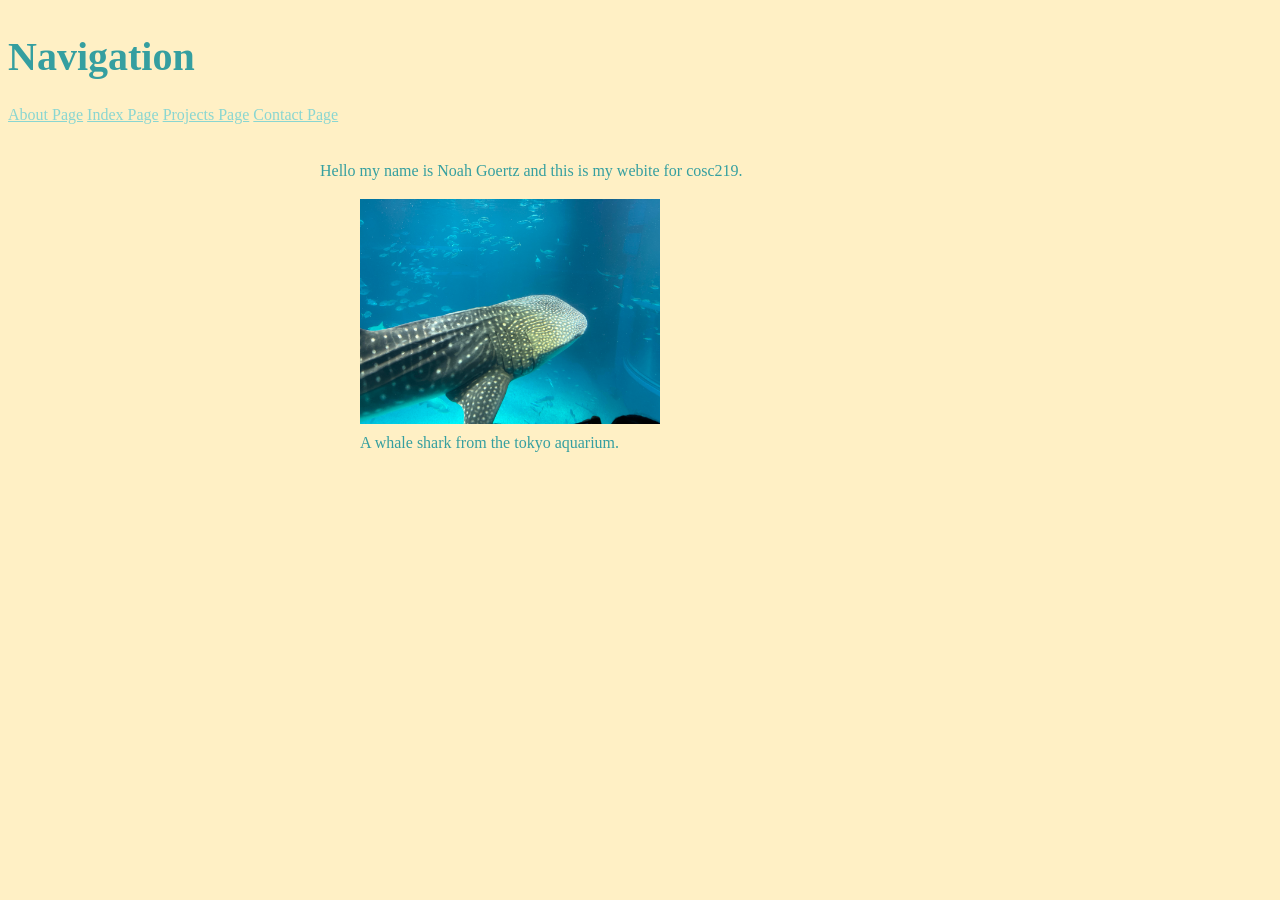
<file: index.html>
<!DOCTYPE html>
<html lang="en">
<head>
	<meta charset="UTF-8">
	<meta name="viewport" content="width=device-width, initial-scale=1">
	<title>Index Page</title>
	<link rel="stylesheet" href="css/styles.css">
</head>
<body>
    <header>
		<h1>Navigation</h1>
		<nav>
			
            <a href="about.html">About Page</a></li>
            <a href="index.html">Index Page</a></li>
            <a href="projects.html">Projects Page</a></li>
            <a href="contact.html">Contact Page</a></li>
			
		</nav>
	</header>

	<main>


		<p>Hello my name is Noah Goertz and this is my webite for cosc219.</p>
		<figure>
			<img src="images/whaleshark.jpg" alt="whale shark from the tokyo aquarium" width="300">
			<figcaption>A whale shark from the tokyo aquarium.</figcaption>
		</figure>
		<ul>
		</ul>







        </main>
	<footer></footer>
</body>
</file>
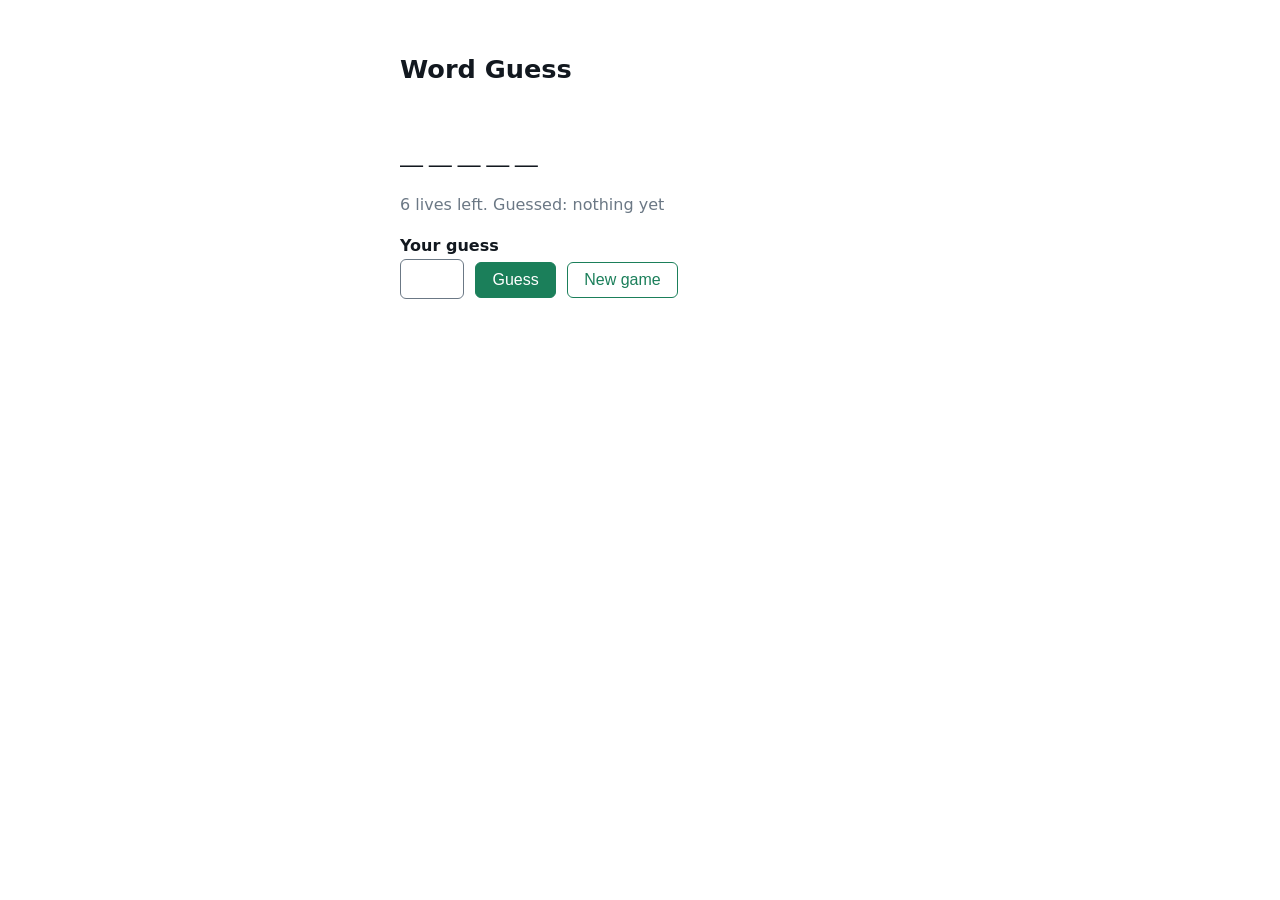
<file: Lab4/index.html>
<!DOCTYPE html>
<html lang="en">
<head>
  <meta charset="UTF-8">
  <meta name="viewport" content="width=device-width, initial-scale=1.0">
  <title>Word Guess — COSC 219 Lab 4</title>
  <link rel="stylesheet" href="styles.css">
  <script src="game.js" defer></script>
  <script src="play.js" defer></script>
</head>
<body>

  <main>
    <h1>Word Guess</h1>

    <p id="word" class="word">_____</p>
    <p id="status" class="status">Press New game to start.</p>

    <form id="guess-form">
      <label for="guess">Your guess</label>
      <input type="text" id="guess" name="guess" maxlength="1"
             autocomplete="off" autocapitalize="off">
      <button type="submit">Guess</button>
      <button type="button" id="new-game">New game</button>
    </form>

    <p id="result" class="result"></p>
  </main>

</body>
</html>
</file>
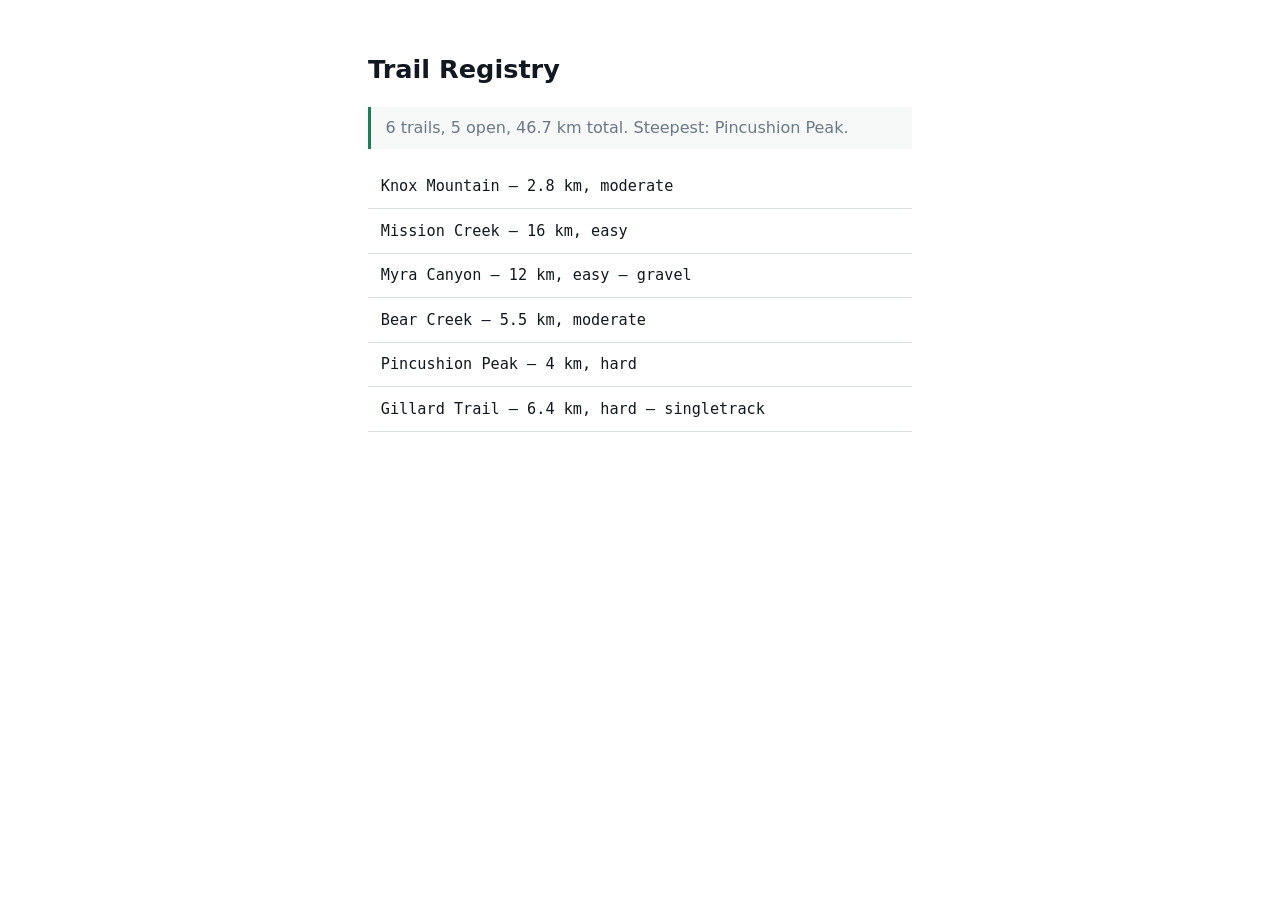
<file: Lab6/index.html>
<!DOCTYPE html>
<html lang="en">
<head>
  <meta charset="UTF-8">
  <meta name="viewport" content="width=device-width, initial-scale=1.0">
  <title>Trail Registry — COSC 219 Lab 6</title>
  <link rel="stylesheet" href="styles.css">
  <script type="module" src="main.js"></script>
</head>
<body>
  <main>
    <h1>Trail Registry</h1>
    <p id="summary" class="summary">Loading…</p>
    <ul id="trails"></ul>
  </main>
</body>
</html>
</file>
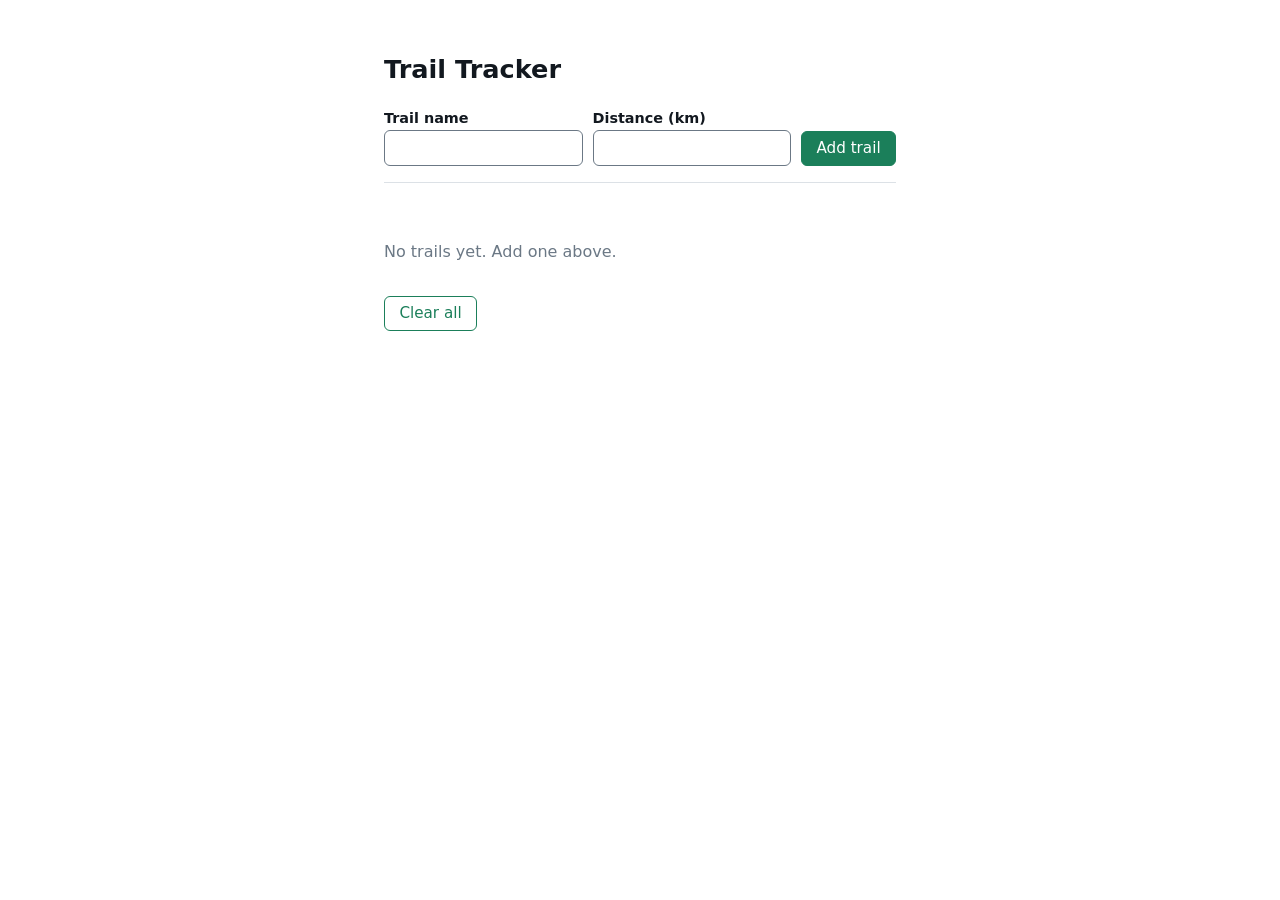
<file: Lab7/index.html>
<!DOCTYPE html>
<html lang="en">
<head>
  <meta charset="UTF-8">
  <meta name="viewport" content="width=device-width, initial-scale=1.0">
  <title>Trail Tracker — COSC 219 Lab 7</title>
  <link rel="stylesheet" href="styles.css">
  <script type="module" src="app.js"></script>
</head>
<body>
  <main>
    <h1>Trail Tracker</h1>

    <form id="add-form">
      <div class="field">
        <label for="name">Trail name</label>
        <input type="text" id="name" name="name" autocomplete="off">
      </div>
      <div class="field">
        <label for="km">Distance (km)</label>
        <input type="number" id="km" name="km" step="0.1" min="0">
      </div>
      <button type="submit">Add trail</button>
    </form>

    <p id="error" class="error" role="alert"></p>
    <p id="summary" class="summary"></p>

    <ul id="trail-list"></ul>

    <button type="button" id="clear" class="ghost">Clear all</button>
  </main>
</body>
</html>
</file>
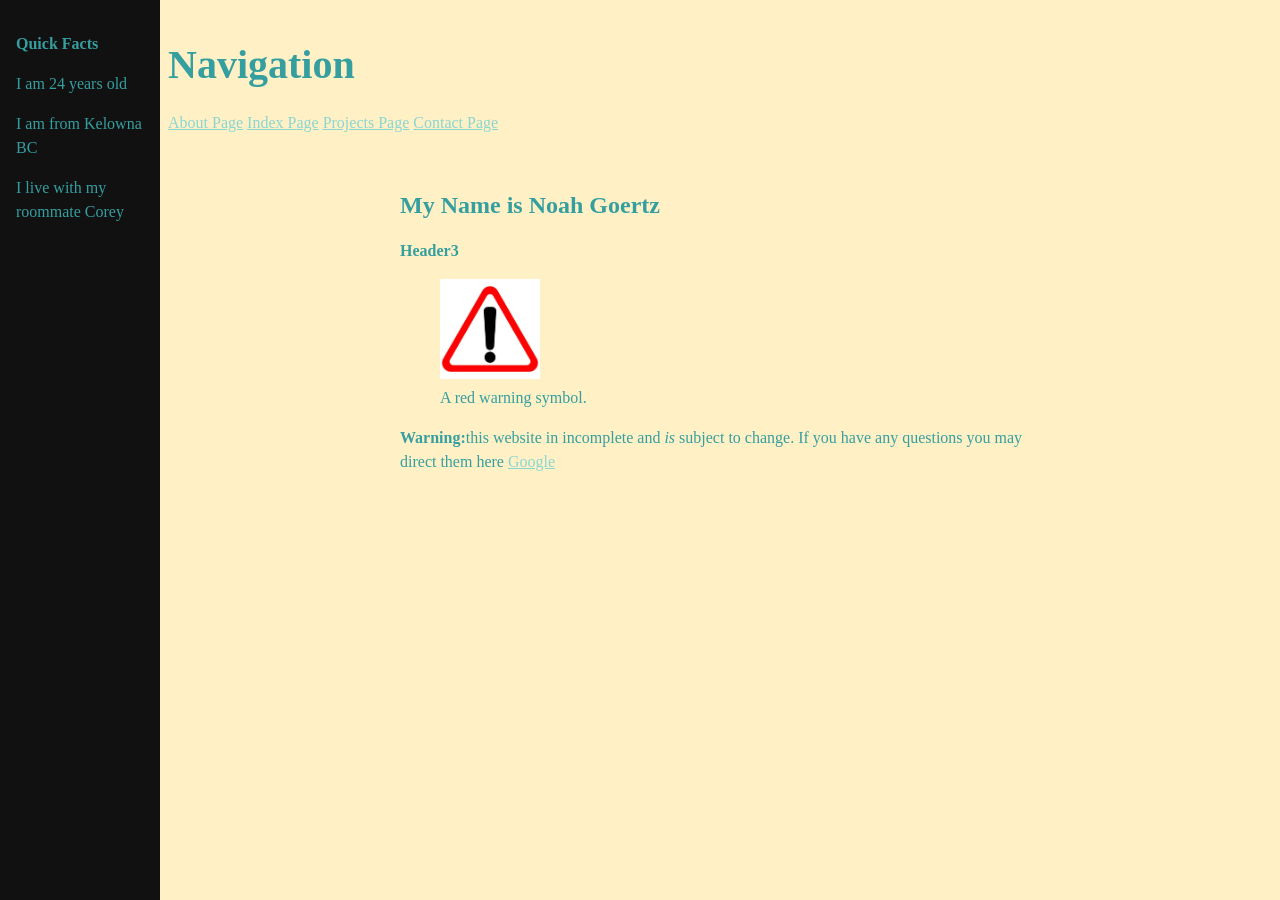
<file: about.html>
<!DOCTYPE html>
<html lang="en">
<head>
	<meta charset="UTF-8">
	<meta name="viewport" content="width=device-width, initial-scale=1">
	<title>About Page</title>
	<link rel="stylesheet" href="css/styles.css">
</head>
<body>
	<div class="mainbar"> 
		<header>
			<h1>Navigation</h1>
			<nav>
				
				<a href="about.html">About Page</a></li>
				<a href="index.html">Index Page</a></li>
				<a href="projects.html">Projects Page</a></li>
				<a href="contact.html">Contact Page</a></li>
				
			</nav>
		</header>

		



		<main>

			<section>
				<h2>My Name is Noah Goertz</h2>
			</section>
			<section>
				<h3>Header3</h3>
			</section>

			<figure>
				<img src="images/warning.jpg" alt="warning symbol" width="100">
				<figcaption>A red warning symbol.</figcaption>
			</figure>
				<p>
					<strong>Warning:</strong>this website in incomplete and <em>is</em> subject to change.
					If you have any questions you may direct them here <a href="https://www.google.com/?gws_rd=ssl" target="_blank" rel="noopener">Google</a>
				</p>

		</main>



	</div>
	<div class="sidebar">
		<h3>Quick Facts</h3>

		<p>I am 24 years old</p>
		<p>I am from Kelowna BC</p>
		<p>I live with my roommate Corey</p>

	</div>


	<footer></footer>
</body>
</file>
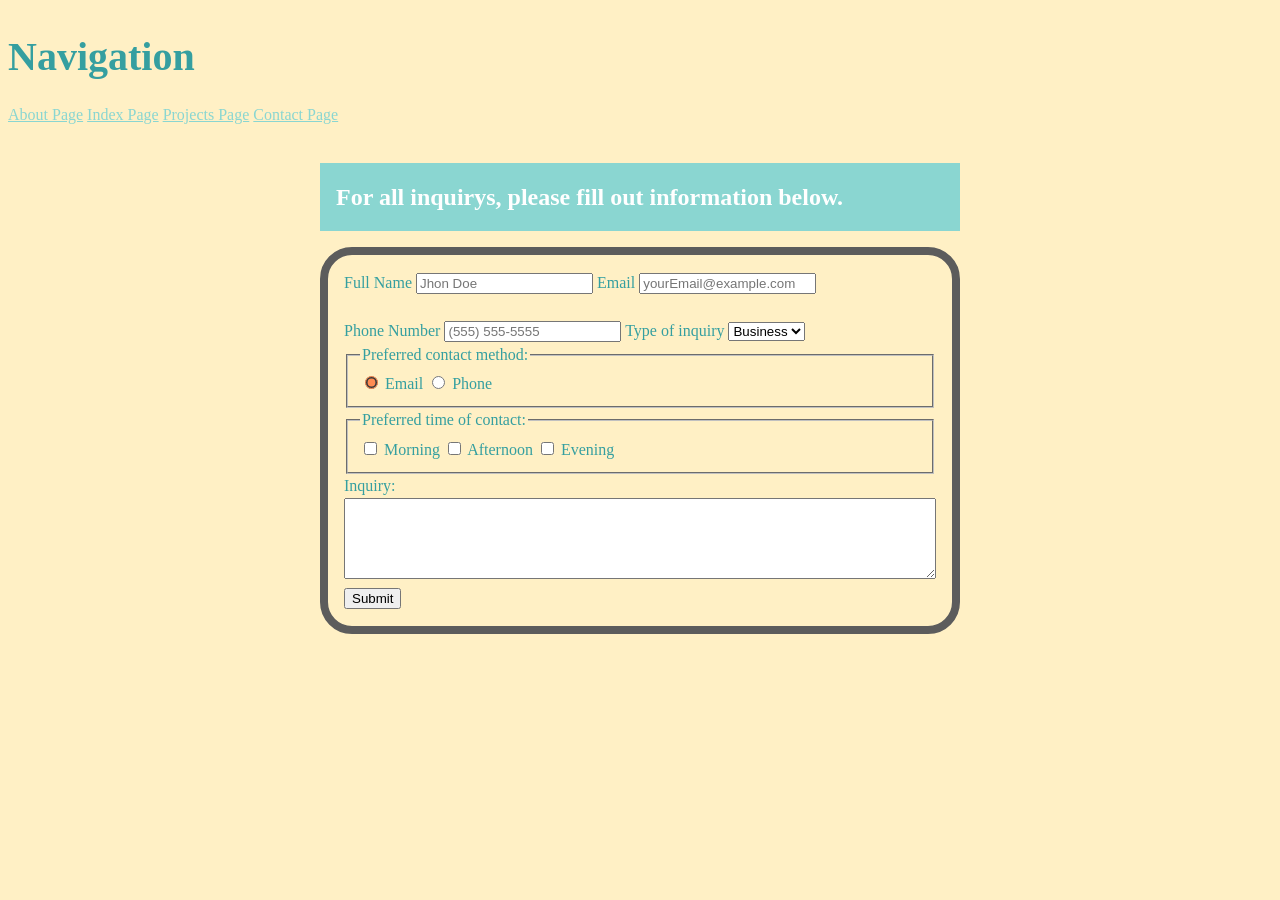
<file: contact.html>
<!DOCTYPE html>
<html lang="en">
<head>
	<meta charset="UTF-8">
	<meta name="viewport" content="width=device-width, initial-scale=1">
	<title>Contact Page</title>
    <link rel="stylesheet" href="css/styles.css">
</head>
<body>
	<header>
		<h1>Navigation</h1>
		<nav>
			
            <a href="about.html">About Page</a></li>
            <a href="index.html">Index Page</a></li>
            <a href="projects.html">Projects Page</a></li>
            <a href="contact.html">Contact Page</a></li>
			
		</nav>
	</header>

	<main>
        <h2 class="header">For all inquirys, please fill out information below.</h2>
        <form>
            <label for="name">Full Name</label>
            <input type="text" id="name" name="name" placeholder="Jhon Doe" required>
            

            <label for="email">Email</label>
            <input type="email" id="email" name="email" placeholder="yourEmail@example.com" required>
            <br><br>

            <label for="tel">Phone Number</label>
            <input type="tel" id="tel" name="tel" placeholder="(555) 555-5555">
            

            <label for="itype">Type of inquiry</label>
            <select name="itype" id="itype">
                <option value="business">Business</option>
                <option value="personal">Personal</option>
                <option value="other">Other</option> 
            </select>
            

            <fieldset>
                <legend>Preferred contact method:</legend>

                <input type="radio" id="c-email" name="contact" value="email" checked>
                <label for="c-email">Email</label>

                <input type="radio" id="c-tel" name="contact" value="tel">
                <label for="c-tel">Phone</label>
            </fieldset>
            

            <fieldset>
                <legend>Preferred time of contact:</legend>

                <input type="checkbox" id="morning" name="tcontact" value="morning">
                <label for="morning">Morning</label>

                <input type="checkbox" id="afternoon" name="tcontact" value="afternoon">
                <label for="afternoon">Afternoon</label>

                <input type="checkbox" id="evening" name="tcontact" value="evening">
                <label for="evening">Evening</label>
            </fieldset>
            
            
            <label for="msg">Inquiry:</label><br>
            <textarea id="msg" name="msg" rows="5" cols="40" required></textarea>

            <button type="submit">Submit</button>

        </form>
	</main>
	<footer></footer>
</body>
</file>
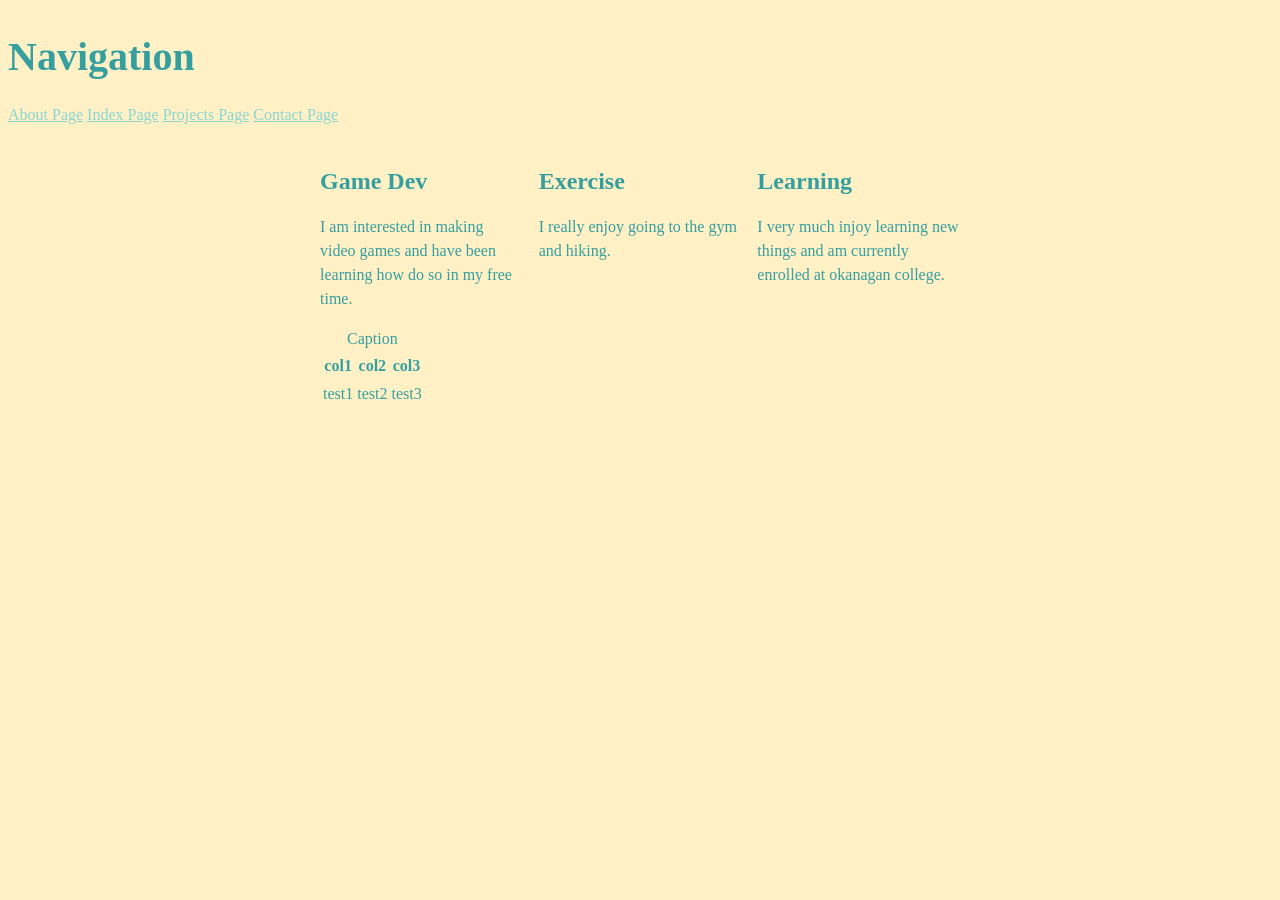
<file: projects.html>
<!DOCTYPE html>
<html lang="en">
<head>
	<meta charset="UTF-8">
	<meta name="viewport" content="width=device-width, initial-scale=1">
	<title>Projects Page</title>
	<link rel="stylesheet" href="css/styles.css">
</head>
<body>
	<header>
		<h1>Navigation</h1>
		<nav>
			
            <a href="about.html">About Page</a></li>
            <a href="index.html">Index Page</a></li>
            <a href="projects.html">Projects Page</a></li>
            <a href="contact.html">Contact Page</a></li>
			
		</nav>
	</header>

	<main>
		<div class="cards">
		<article>
			<h2>Game Dev</h2>
			<p>I am interested in making video games and have been learning how do so in my free time.</p>
		</article>

		<article>
			<h2>Exercise</h2>
			<p>I really enjoy going to the gym and hiking.</p>
        </article>

		<article>
			<h2>Learning</h2>
			<p>I very much injoy learning new things and am currently enrolled at okanagan college.</p>
        </article>
		</div>

		
		<table>
			<caption>Caption</caption>

			<thead>
				<tr>
					<th scope="col">col1</th>
					<th scope="col">col2</th>
					<th scope="col">col3</th>
				</tr>
			</thead>

			<tbody>
				<tr>
					<td>test1</td>
					<td>test2</td>
					<td>test3</td>
				</tr>
			</tbody>
		</table>





    </main>
	<footer></footer>
</body>
</file>
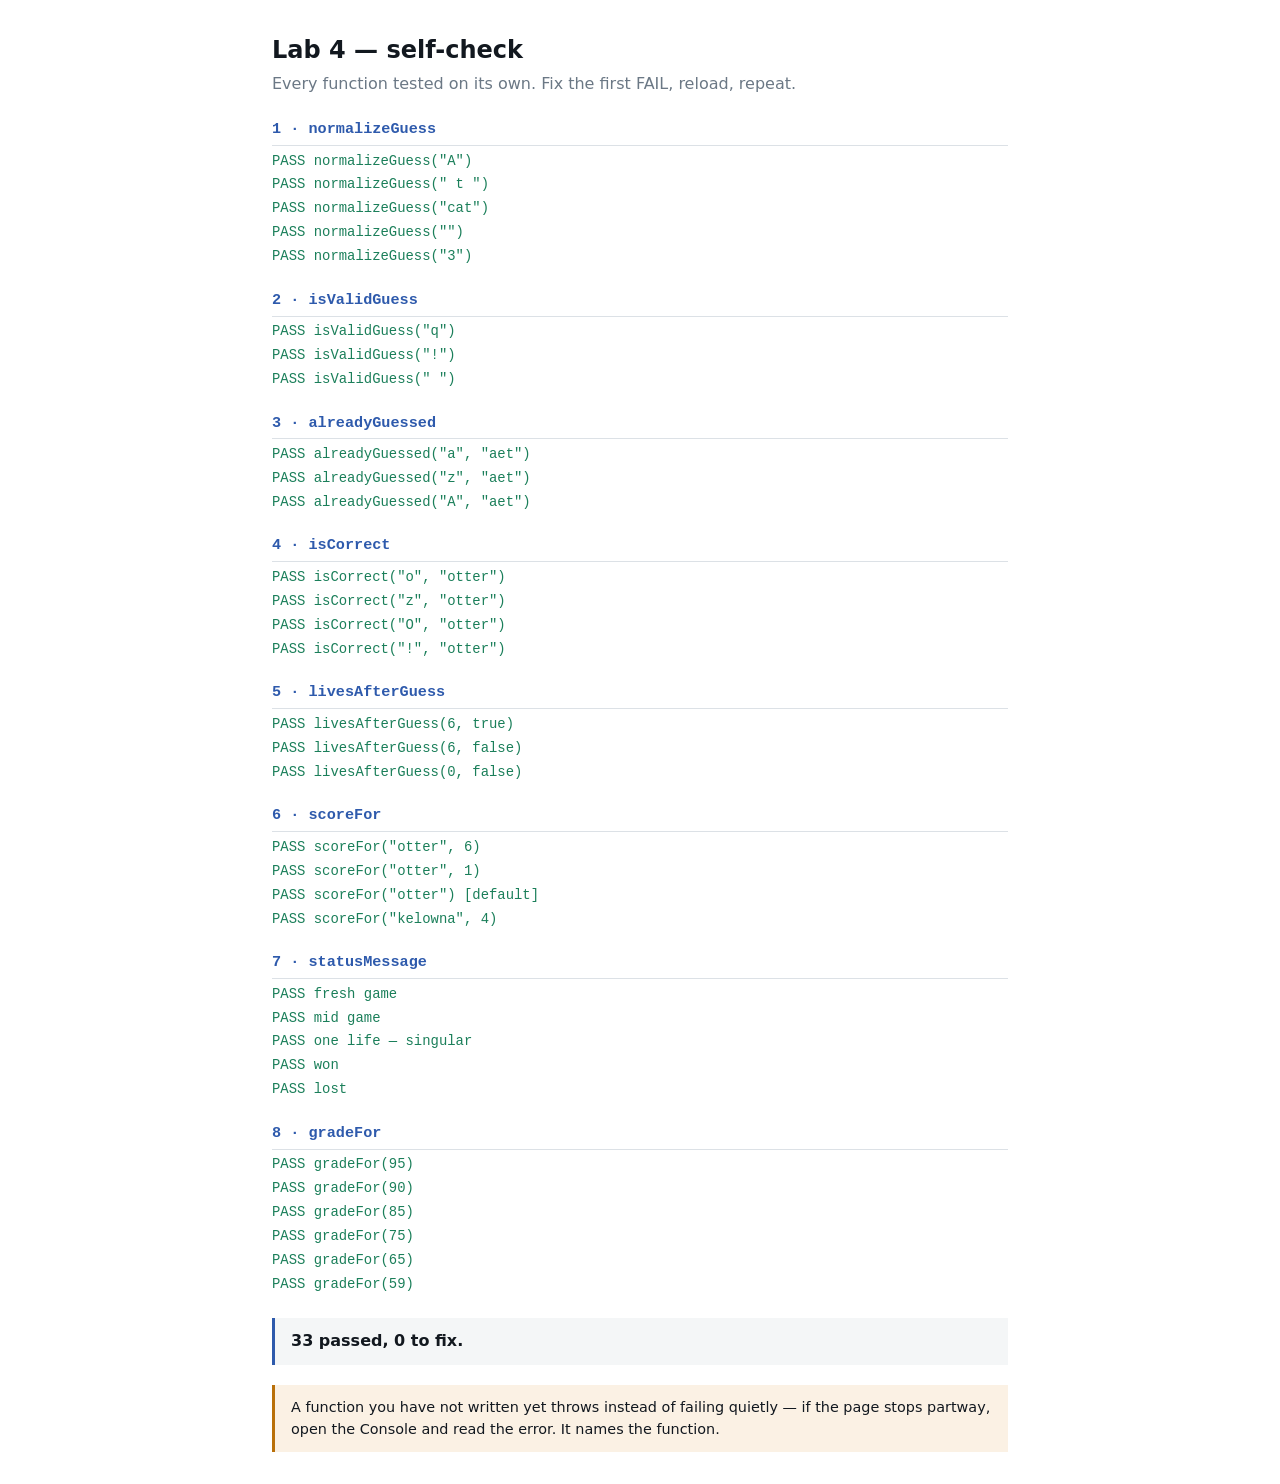
<file: Lab4/check.html>
<!DOCTYPE html>
<html lang="en">
<head>
  <meta charset="UTF-8">
  <meta name="viewport" content="width=device-width, initial-scale=1.0">
  <title>COSC 219 — Lab 4 self-check</title>
  <style>
    body { font-family: system-ui, sans-serif; line-height: 1.55; margin: 2rem auto;
           max-width: 46rem; padding: 0 1rem; color: #12181F; }
    h1 { font-size: 1.5rem; margin-bottom: .2rem; }
    .sub { color: #6B7885; margin-top: 0; }
    h2 { font-size: .95rem; font-family: monospace; color: #2E5AAC;
         margin: 1.3rem 0 .3rem; border-bottom: 1px solid #DCE1E6; padding-bottom: .2rem; }
    .res { margin: .15rem 0; font-family: monospace; font-size: .87rem; }
    .pass { color: #1B7F5A; }
    .fail { color: #A62B23; font-weight: 600; }
    .summary { margin-top: 1.4rem; padding: .7rem 1rem; background: #F4F6F7;
               border-left: 3px solid #2E5AAC; font-weight: 600; }
    .note { background: #FBF1E4; border-left: 3px solid #B9700A;
            padding: .7rem 1rem; margin-top: 1.2rem; font-size: .9rem; }
  </style>
</head>
<body>
  <h1>Lab 4 — self-check</h1>
  <p class="sub">Every function tested on its own. Fix the first FAIL, reload, repeat.</p>
  <div id="output"></div>
  <div class="note">
    A function you have not written yet throws instead of failing quietly — if the
    page stops partway, open the Console and read the error. It names the function.
  </div>
  <script src="game.js"></script>
  <script src="check.js"></script>
</body>
</html>
</file>
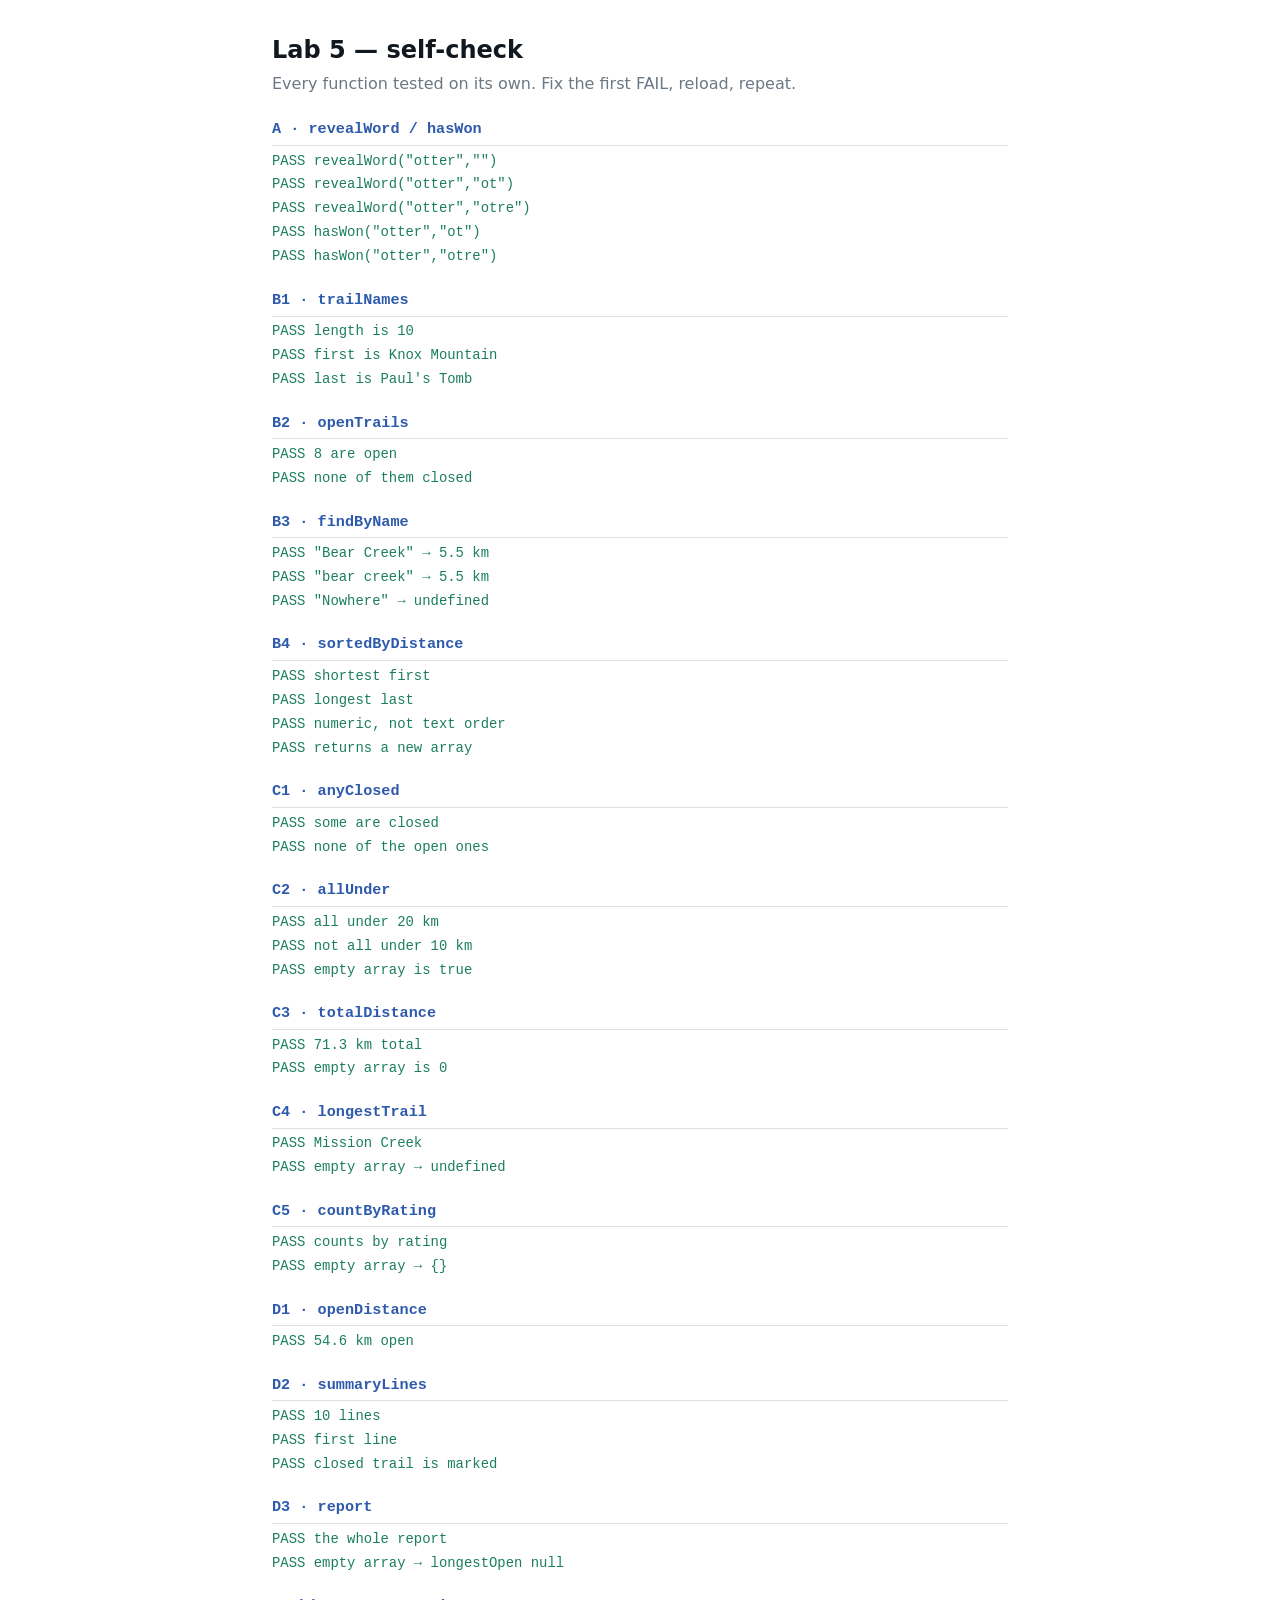
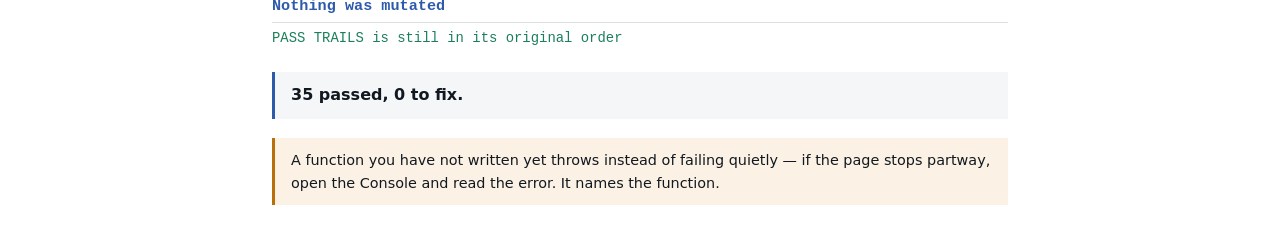
<file: Lab5/check.html>
<!DOCTYPE html>
<html lang="en">
<head>
  <meta charset="UTF-8">
  <meta name="viewport" content="width=device-width, initial-scale=1.0">
  <title>COSC 219 — Lab 5 self-check</title>
  <style>
    body { font-family: system-ui, sans-serif; line-height: 1.55; margin: 2rem auto;
           max-width: 46rem; padding: 0 1rem; color: #12181F; }
    h1 { font-size: 1.5rem; margin-bottom: .2rem; }
    .sub { color: #6B7885; margin-top: 0; }
    h2 { font-size: .95rem; font-family: monospace; color: #2E5AAC;
         margin: 1.3rem 0 .3rem; border-bottom: 1px solid #DCE1E6; padding-bottom: .2rem; }
    .res { margin: .15rem 0; font-family: monospace; font-size: .87rem; }
    .pass { color: #1B7F5A; }
    .fail { color: #A62B23; font-weight: 600; }
    .summary { margin-top: 1.4rem; padding: .7rem 1rem; background: #F4F6F7;
               border-left: 3px solid #2E5AAC; font-weight: 600; }
    .note { background: #FBF1E4; border-left: 3px solid #B9700A;
            padding: .7rem 1rem; margin-top: 1.2rem; font-size: .9rem; }
  </style>
</head>
<body>
  <h1>Lab 5 — self-check</h1>
  <p class="sub">Every function tested on its own. Fix the first FAIL, reload, repeat.</p>
  <div id="output"></div>
  <div class="note">
    A function you have not written yet throws instead of failing quietly — if the
    page stops partway, open the Console and read the error. It names the function.
  </div>
  <script src="data.js"></script>
  <script src="analysis.js"></script>
  <script src="check.js"></script>
</body>
</html>
</file>
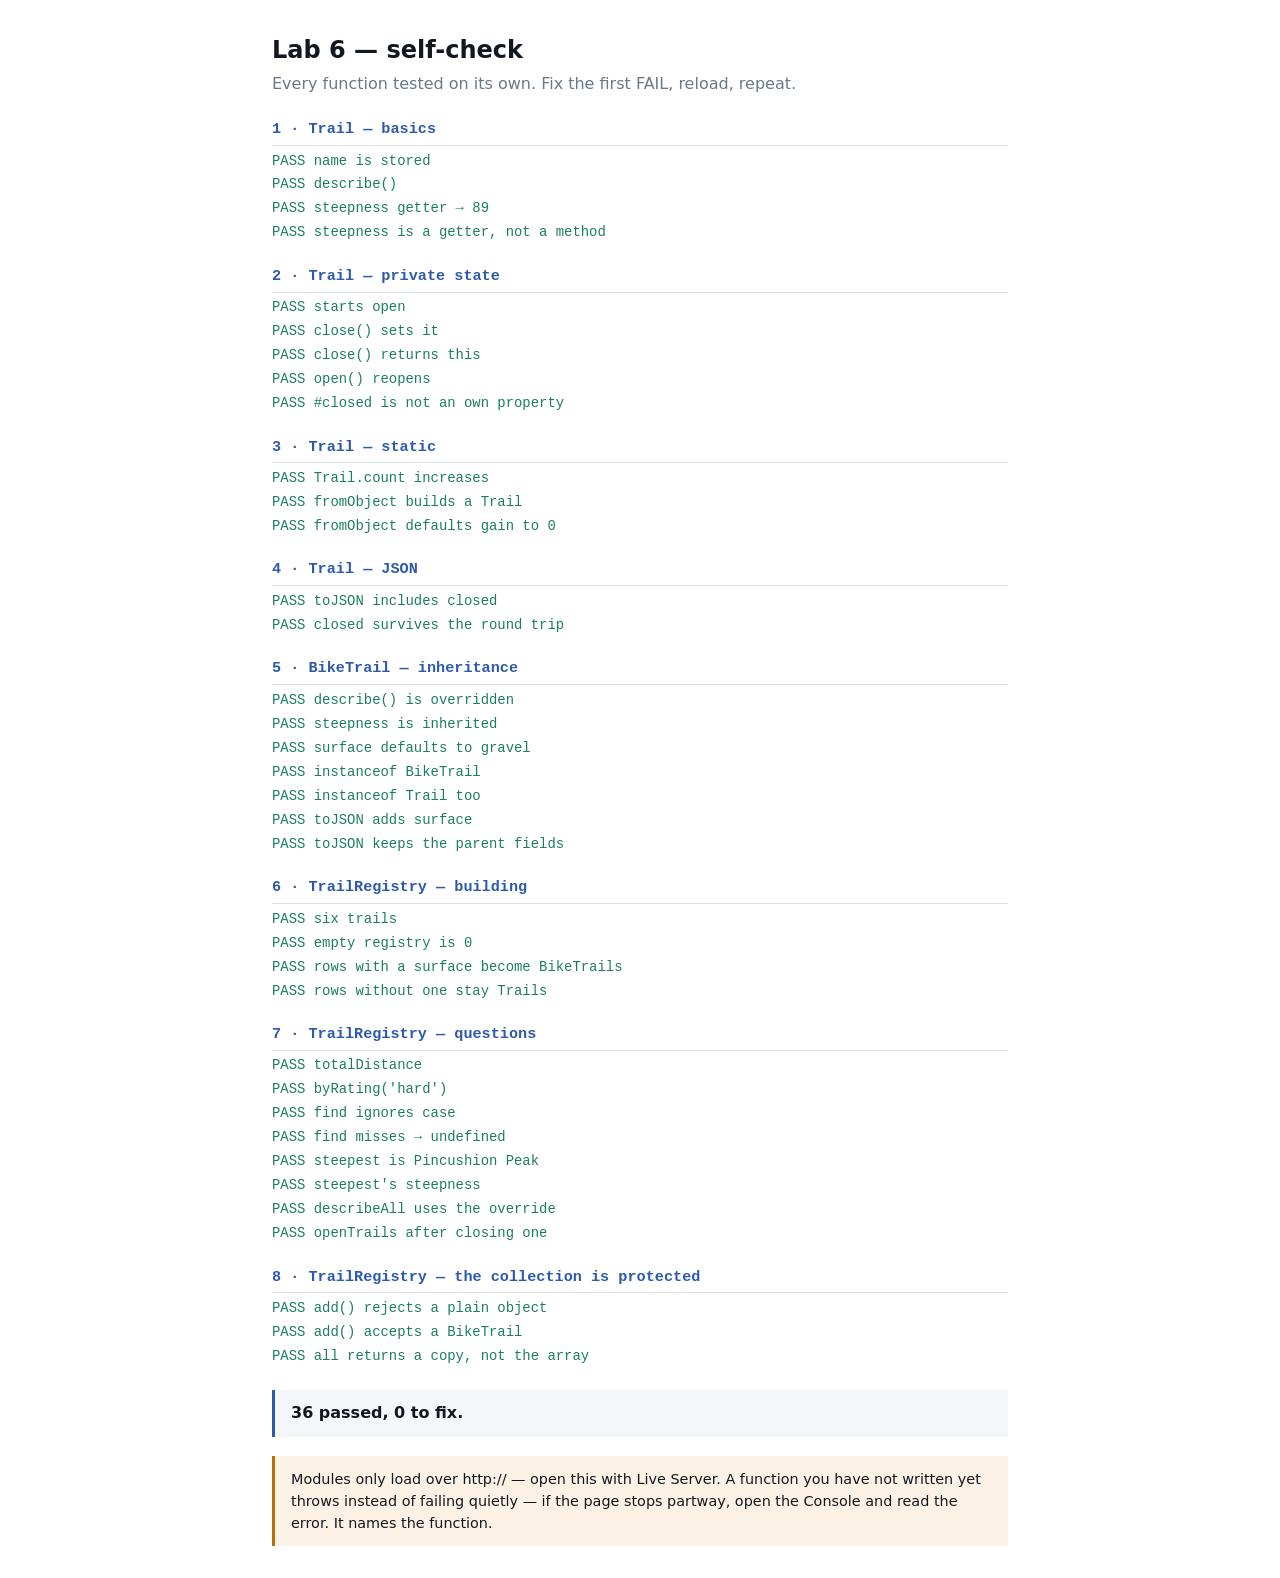
<file: Lab6/check.html>
<!DOCTYPE html>
<html lang="en">
<head>
  <meta charset="UTF-8">
  <meta name="viewport" content="width=device-width, initial-scale=1.0">
  <title>COSC 219 — Lab 6 self-check</title>
  <style>
    body { font-family: system-ui, sans-serif; line-height: 1.55; margin: 2rem auto;
           max-width: 46rem; padding: 0 1rem; color: #12181F; }
    h1 { font-size: 1.5rem; margin-bottom: .2rem; }
    .sub { color: #6B7885; margin-top: 0; }
    h2 { font-size: .95rem; font-family: monospace; color: #2E5AAC;
         margin: 1.3rem 0 .3rem; border-bottom: 1px solid #DCE1E6; padding-bottom: .2rem; }
    .res { margin: .15rem 0; font-family: monospace; font-size: .87rem; }
    .pass { color: #1B7F5A; }
    .fail { color: #A62B23; font-weight: 600; }
    .summary { margin-top: 1.4rem; padding: .7rem 1rem; background: #F4F6F7;
               border-left: 3px solid #2E5AAC; font-weight: 600; }
    .note { background: #FBF1E4; border-left: 3px solid #B9700A;
            padding: .7rem 1rem; margin-top: 1.2rem; font-size: .9rem; }
  </style>
</head>
<body>
  <h1>Lab 6 — self-check</h1>
  <p class="sub">Every function tested on its own. Fix the first FAIL, reload, repeat.</p>
  <div id="output"></div>
  <div class="note">
    Modules only load over http:// — open this with Live Server. A function you have not written yet throws instead of failing quietly — if the
    page stops partway, open the Console and read the error. It names the function.
  </div>
  <script type="module" src="check.js"></script>
</body>
</html>
</file>
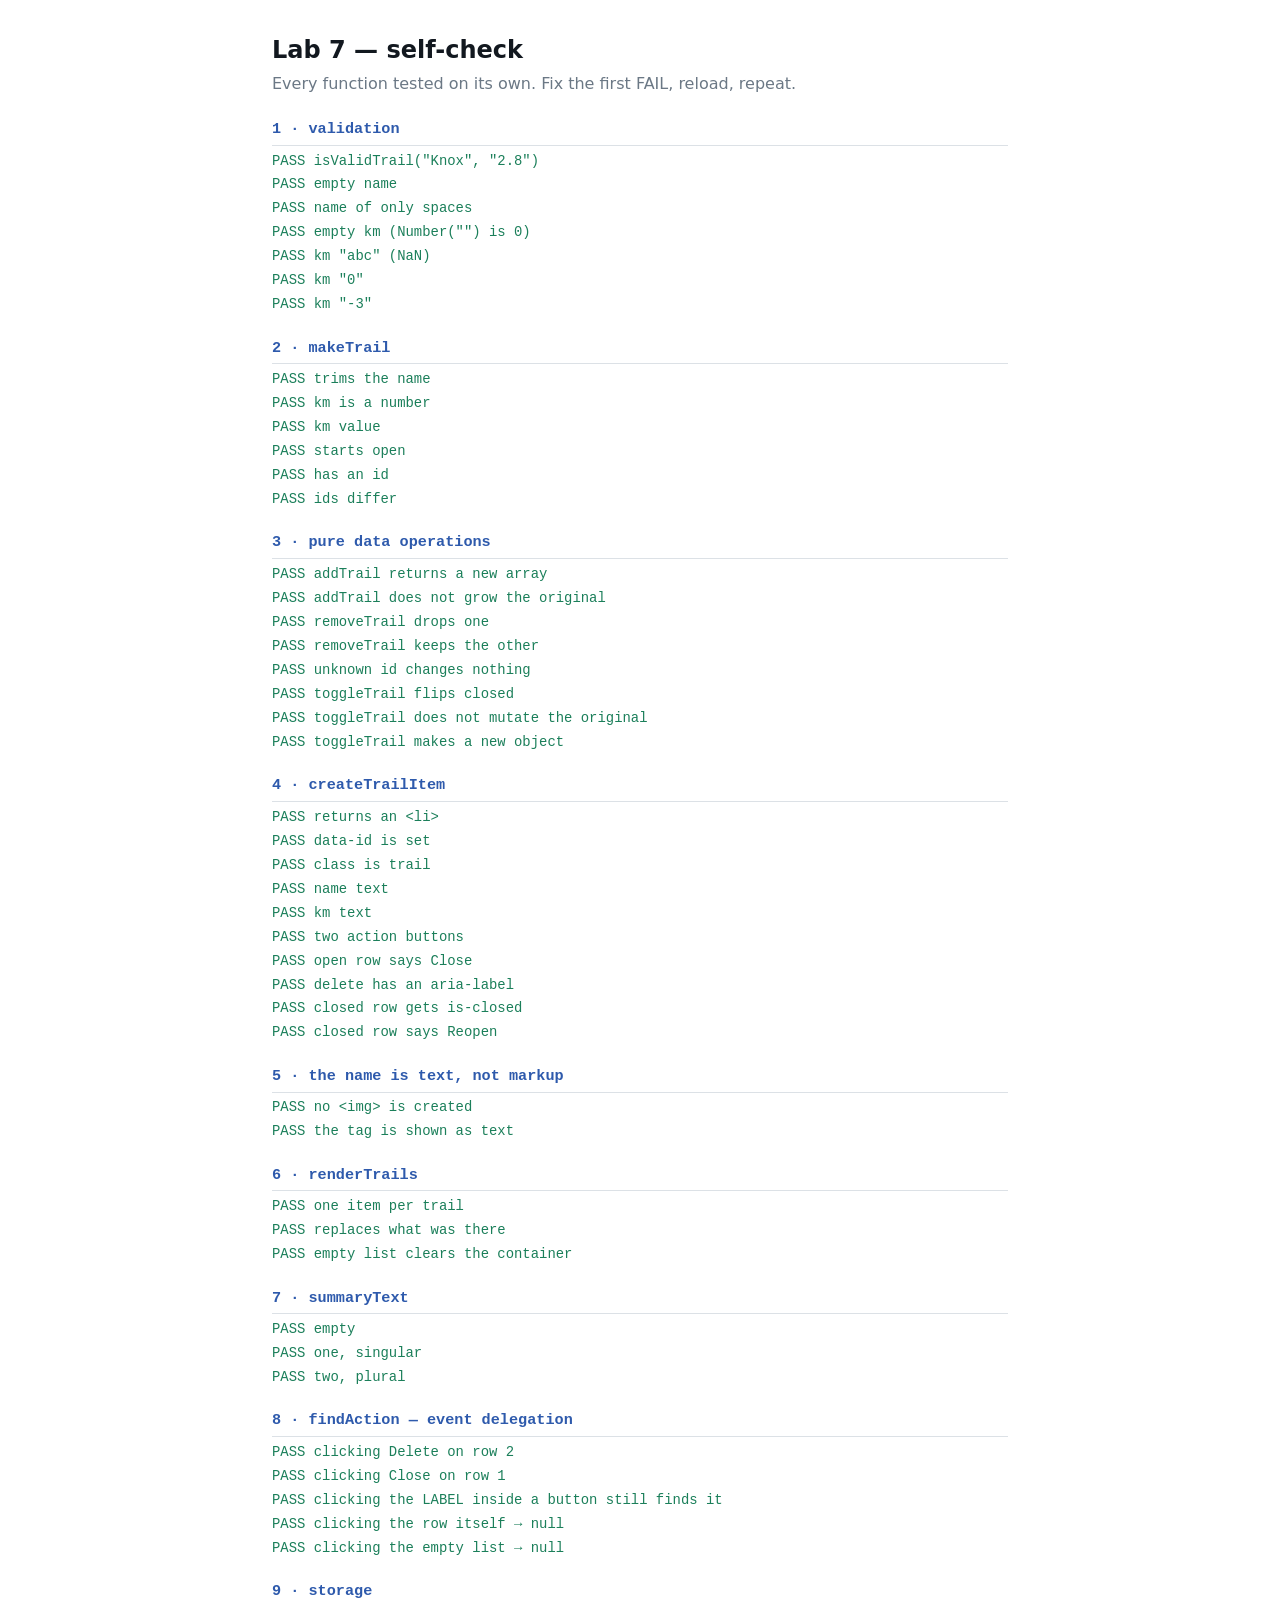
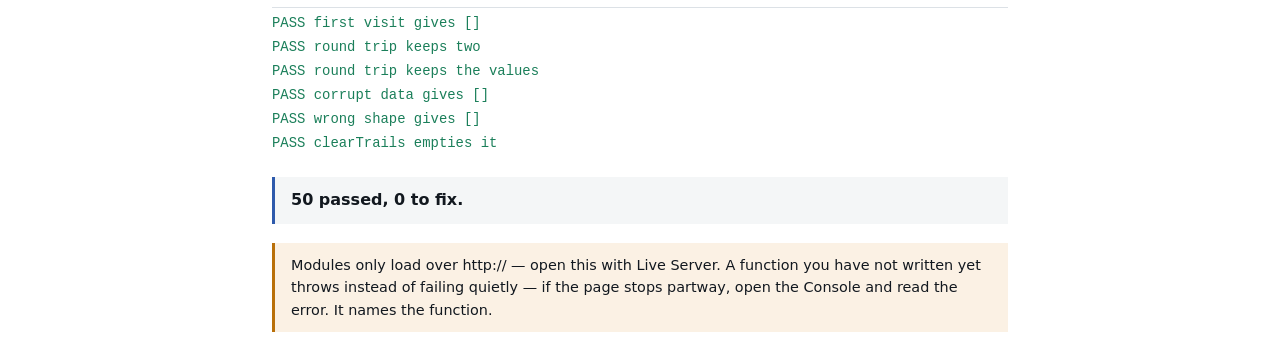
<file: Lab7/check.html>
<!DOCTYPE html>
<html lang="en">
<head>
  <meta charset="UTF-8">
  <meta name="viewport" content="width=device-width, initial-scale=1.0">
  <title>COSC 219 — Lab 7 self-check</title>
  <style>
    body { font-family: system-ui, sans-serif; line-height: 1.55; margin: 2rem auto;
           max-width: 46rem; padding: 0 1rem; color: #12181F; }
    h1 { font-size: 1.5rem; margin-bottom: .2rem; }
    .sub { color: #6B7885; margin-top: 0; }
    h2 { font-size: .95rem; font-family: monospace; color: #2E5AAC;
         margin: 1.3rem 0 .3rem; border-bottom: 1px solid #DCE1E6; padding-bottom: .2rem; }
    .res { margin: .15rem 0; font-family: monospace; font-size: .87rem; }
    .pass { color: #1B7F5A; }
    .fail { color: #A62B23; font-weight: 600; }
    .summary { margin-top: 1.4rem; padding: .7rem 1rem; background: #F4F6F7;
               border-left: 3px solid #2E5AAC; font-weight: 600; }
    .note { background: #FBF1E4; border-left: 3px solid #B9700A;
            padding: .7rem 1rem; margin-top: 1.2rem; font-size: .9rem; }
  </style>
</head>
<body>
  <h1>Lab 7 — self-check</h1>
  <p class="sub">Every function tested on its own. Fix the first FAIL, reload, repeat.</p>
  <div id="output"></div>
  <div class="note">
    Modules only load over http:// — open this with Live Server. A function you have not written yet throws instead of failing quietly — if the
    page stops partway, open the Console and read the error. It names the function.
  </div>
  <script type="module" src="check.js"></script>
</body>
</html>
</file>
<file: css/styles.css>
:root {

    --primary-color: #359FA0;
    --hlink: #8AD6D1;
    --background: #FFF0C5;
    --highlight: #FF8C52;
    --border-color: #5c5c5c;
    --space: 1rem;
   
}

*, *::before, *::after { box-sizing: border-box; }

form {
    border: 0.5rem solid var(--border-color);
    border-radius: 2rem;
    padding: var(--space);
    margin-top: var(--space);
}

main {
    max-width: 42rem;
    margin: 0 auto;
    padding: var(--space);
}

img {
    max-width: 100%;
    height: auto;
}

h1 { 
    font-size: 2.5rem;
    margin-bottom: 1rem; 
}

h2 { 
    font-size: 1.5rem;
    margin-bottom: 1rem; 
}

h3 { 
    font-size: 1rem;
    margin-bottom: 1rem; 
}

body { 
    background: var(--background);
    color: var(--primary-color);
    line-height: 1.5;
    font-size: 1rem;
    font-family: "Times New Roman", Times, serif;
}

a:link {
    color: var(--hlink);
}

a:visited{
    color: var(--highlight);
}

input:focus {
    
    border-color: var(--highlight);
}

textarea:focus {
    
    border-color: var(--highlight);
}
textarea {
  width: 100%;
  box-sizing: border-box;
  max-width: 100%;
}

#itype:focus {
    border-color: var(--highlight);
}

.header{
    
    background: var(--hlink);
    padding: var(--space);
    color: #ffffff;
    
}

select option {
    background: var(--hlink);
}

input[type="radio"],
input[type="checkbox"] {
    accent-color: var(--highlight);
}

button:hover {
    background-color: var(--highlight);
}

nav {
    
display: flexbox;
justify-content: space-between;
align-items: center;
gap: 1rem;
flex-wrap: wrap

}

.cards { display: grid; gap: 1rem; grid-template-columns: 1fr; }

@media (min-width: 36rem) {
    .cards { grid-template-columns: repeat(2, 1fr); }

    .sidebar {
        top: 0;
        left: 0;
        height: 100%;
        width: 10rem;
        position: fixed;
        padding-top: 1.25rem;
    }
        .mainbar {
        margin-left: 10rem;        
    }
}

@media (min-width: 62rem) {
    .cards { grid-template-columns: repeat(3, 1fr); }

    .mainbar {
        margin-left: 10rem;
    }

}

.sidebar{
    padding: var(--space);
    background-color: #111; 
}
.mainbar{
    display: grid;
    grid-template-columns: 1fr;
    gap: var(--space);
    
}
</file>
<file: Lab4/styles.css>
/* Provided. Lab 2 and 3 were the CSS labs — this is here so the game
   looks presentable while you concentrate on the JavaScript. */
:root { --brand:#1b7f5a; --ink:#12181f; --muted:#6b7885; --line:#dce1e6; }
*, *::before, *::after { box-sizing: border-box; }
body { font-family: system-ui, sans-serif; line-height:1.6; color:var(--ink);
       margin:0; background:#fff; }
main { max-width:32rem; margin:0 auto; padding:2rem 1rem; }
h1 { font-size:1.6rem; }
.word { font-family: ui-monospace, Consolas, monospace; font-size:2.4rem;
        letter-spacing:.35rem; margin:1.5rem 0 .5rem; }
.status { color:var(--muted); min-height:1.5em; }
.result { font-weight:600; min-height:1.5em; }
label { display:block; font-weight:600; margin-top:1rem; }
input { padding:.5rem; font-size:1.2rem; width:4rem; text-align:center;
        border:1px solid var(--muted); border-radius:6px; }
button { padding:.5rem 1rem; font-size:1rem; border-radius:6px;
         border:1px solid var(--brand); background:var(--brand); color:#fff;
         cursor:pointer; margin-left:.4rem; }
button#new-game { background:#fff; color:var(--brand); }
input:focus, button:focus { outline:3px solid var(--brand); outline-offset:2px; }
</file>
<file: Lab6/styles.css>
/* Provided. Lab 2 and 3 were the CSS labs. */
:root { --brand:#1b7f5a; --ink:#12181f; --muted:#6b7885; --line:#dce1e6; }
*, *::before, *::after { box-sizing: border-box; }
body { font-family: system-ui, sans-serif; line-height:1.6; color:var(--ink); margin:0; }
main { max-width:36rem; margin:0 auto; padding:2rem 1rem; }
h1 { font-size:1.6rem; }
.summary { color:var(--muted); border-left:3px solid var(--brand);
           padding:.5rem .9rem; background:#f7f9f8; }
ul { list-style:none; padding:0; }
li { padding:.6rem .8rem; border-bottom:1px solid var(--line);
     font-family: ui-monospace, Consolas, monospace; font-size:.95rem; }
</file>
<file: Lab7/styles.css>
/* Provided. Labs 2 and 3 were the CSS labs. */
:root { --brand:#1b7f5a; --ink:#12181f; --muted:#6b7885;
        --line:#dce1e6; --err:#a62b23; }
*, *::before, *::after { box-sizing: border-box; }
body { font-family: system-ui, sans-serif; line-height:1.6; color:var(--ink); margin:0; }
main { max-width:34rem; margin:0 auto; padding:2rem 1rem; }
h1 { font-size:1.6rem; }
form { display:flex; gap:.6rem; align-items:flex-end; flex-wrap:wrap;
       padding-bottom:1rem; border-bottom:1px solid var(--line); }
.field { flex:1 1 8rem; }
label { display:block; font-weight:600; font-size:.9rem; }
input { width:100%; padding:.45rem; border:1px solid var(--muted); border-radius:6px;
        font-family:inherit; font-size:1rem; }
button { padding:.45rem .9rem; font-family:inherit; font-size:.95rem;
         border-radius:6px; border:1px solid var(--brand);
         background:var(--brand); color:#fff; cursor:pointer; }
button.ghost { background:#fff; color:var(--brand); margin-top:1rem; }
input:focus, button:focus { outline:3px solid var(--brand); outline-offset:2px; }
.error { color:var(--err); min-height:1.5em; font-weight:600; }
.summary { color:var(--muted); }
ul { list-style:none; padding:0; }
.trail { display:flex; align-items:center; gap:.6rem;
         padding:.6rem .2rem; border-bottom:1px solid var(--line); }
.trail-name { flex:1; font-weight:600; }
.trail-km { color:var(--muted); font-variant-numeric:tabular-nums; }
.trail button { padding:.3rem .7rem; font-size:.85rem; }
.trail [data-action="delete"] { background:#fff; color:var(--err);
                                border-color:var(--err); }
.is-closed .trail-name { text-decoration:line-through; color:var(--muted); }
</file>
